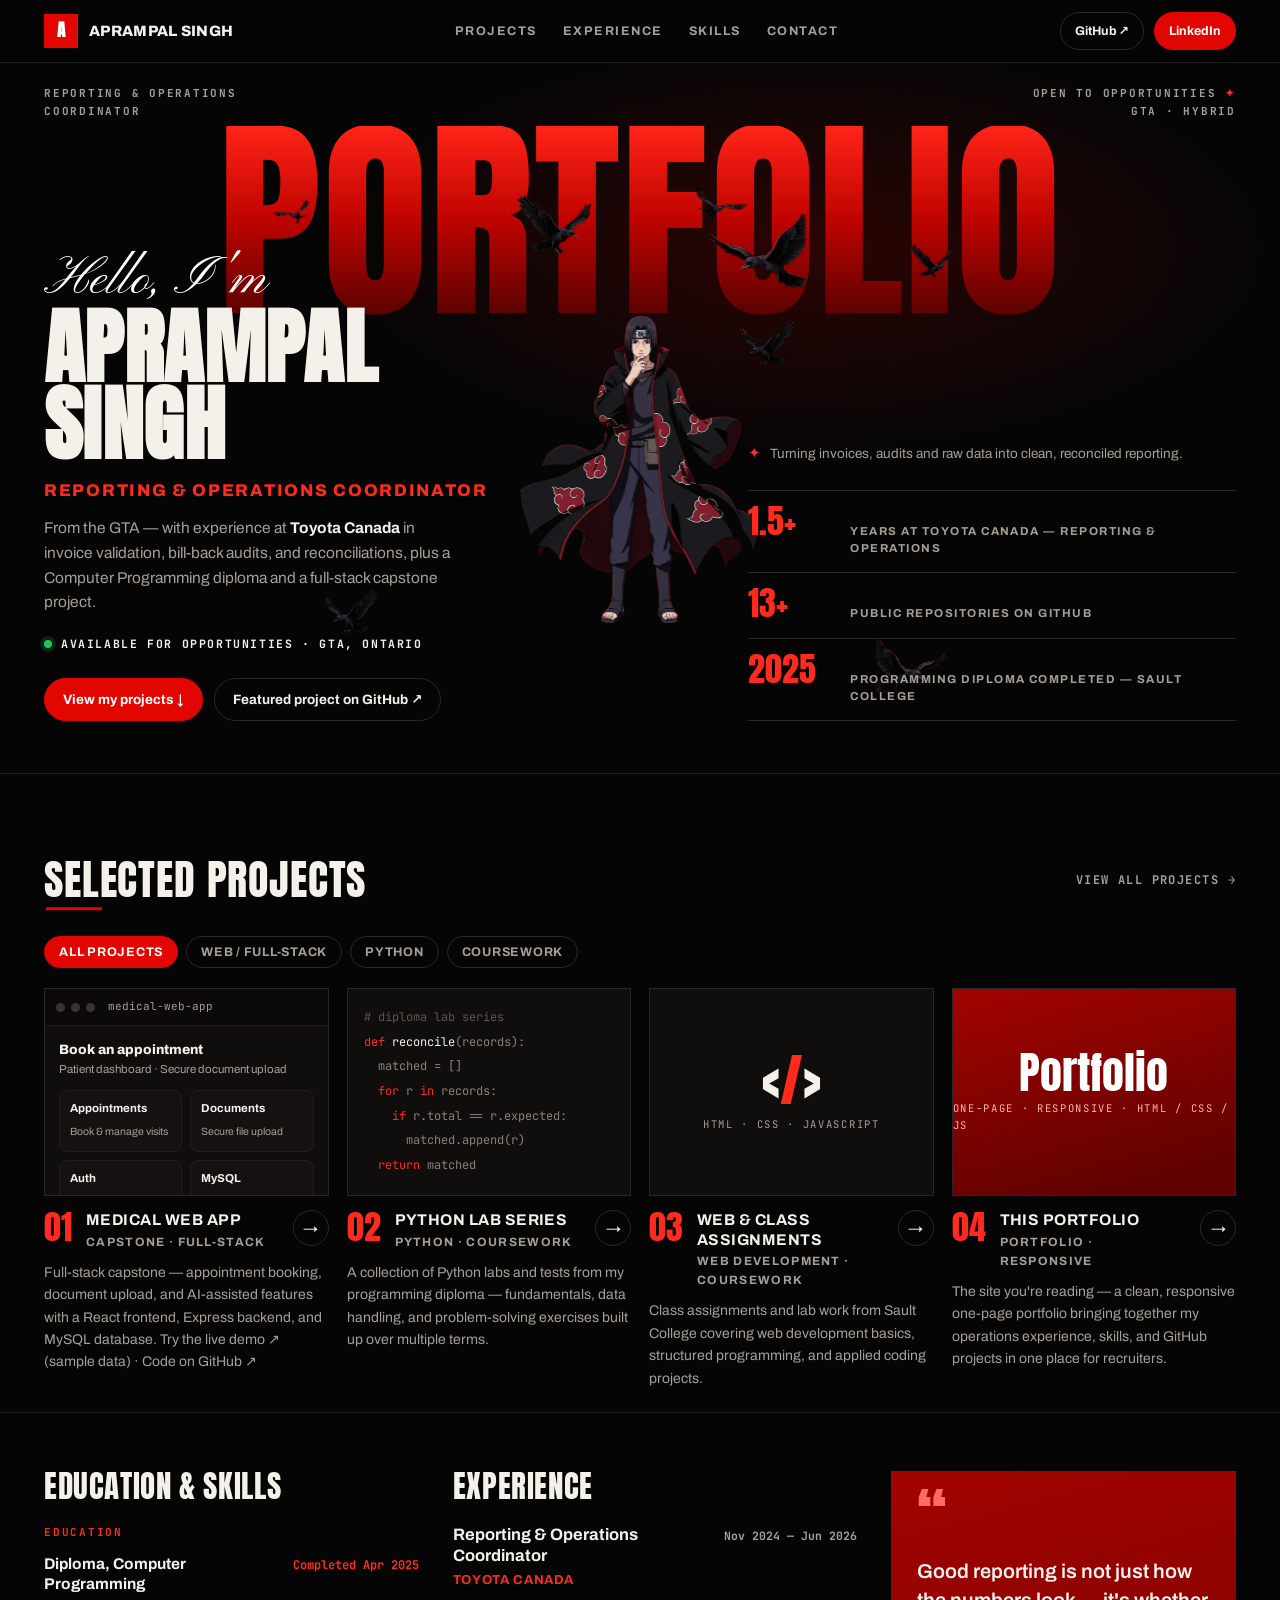
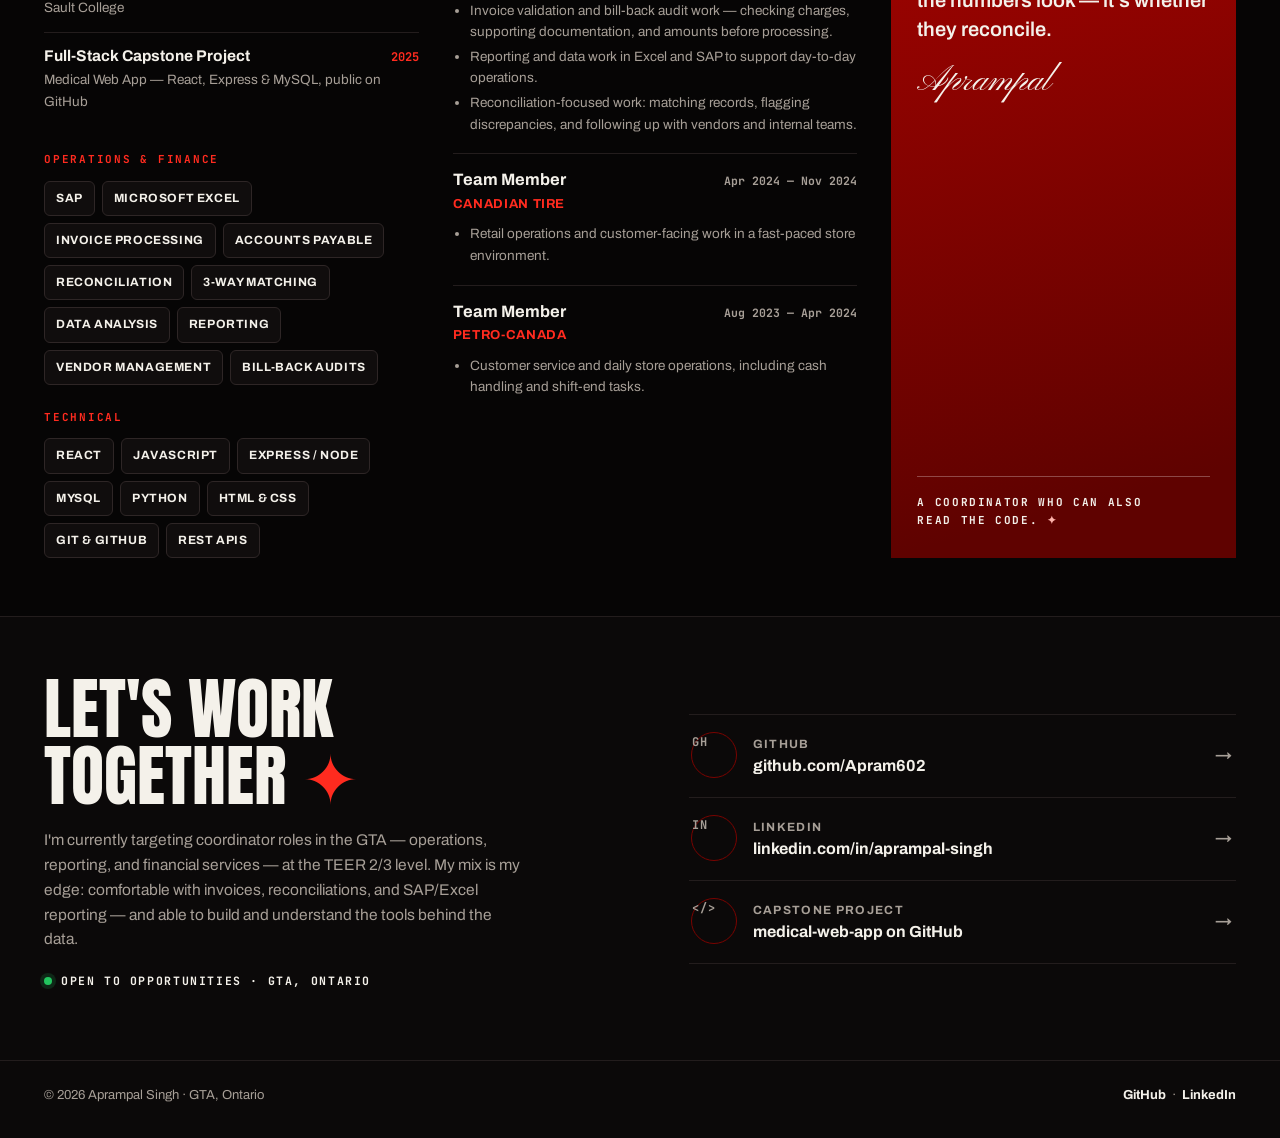
<file: index.html>
<!doctype html>
<html lang="en">
<head>
<meta charset="utf-8" />
<meta name="viewport" content="width=device-width, initial-scale=1, viewport-fit=cover" />
<meta name="color-scheme" content="dark" />
<link rel="icon" href="data:," />
<title>Aprampal Singh — Portfolio</title>
<link rel="preconnect" href="https://fonts.googleapis.com">
<link rel="preconnect" href="https://fonts.gstatic.com" crossorigin>
<link href="https://fonts.googleapis.com/css2?family=Anton&family=Archivo:wght@400;500;600;700;800&family=Pinyon+Script&family=JetBrains+Mono:wght@500;700&display=swap" rel="stylesheet">
<link rel="stylesheet" href="css/style.css">
</head>
<body>
<div class="scroll-progress" aria-hidden="true"></div>
<header>
  <div class="wrap nav">
    <a class="brand" href="#top"><span class="mark">A</span> Aprampal Singh</a>
    <nav class="navlinks">
      <a href="#projects">Projects</a><a href="#experience">Experience</a><a href="#skills">Skills</a><a href="#contact">Contact</a>
    </nav>
    <div class="navcta">
      <a class="btn sm" href="https://github.com/Apram602" target="_blank" rel="noopener">GitHub ↗</a>
      <a class="btn sm red" href="https://www.linkedin.com/in/aprampal-singh" target="_blank" rel="noopener">LinkedIn</a>
    </div>
  </div>
</header>

<main id="top">
  <!-- HERO -->
  <div class="hero">
    <div class="wrap hero-top">
      <span>Reporting &amp; Operations<br>Coordinator</span>
      <span class="r">Open to opportunities <em>✦</em><br>GTA · Hybrid</span>
    </div>
    <div class="giant" aria-hidden="true"><span class="ltr">P</span><span class="ltr">O</span><span class="ltr">R</span><span class="ltr">T</span><span class="ltr">F</span><span class="ltr">O</span><span class="ltr">L</span><span class="ltr">I</span><span class="ltr">O</span></div>
    <div class="hero-char hero-fade" aria-hidden="true">
      <img class="char-base" src="assets/hero-itachi-wavy.webp" alt="">
      <img class="crow-sprite s1" src="assets/crow-1.webp" alt="">
      <img class="crow-sprite s2" src="assets/crow-2.webp" alt="">
      <img class="crow-sprite s3" src="assets/crow-3.webp" alt="">
      <img class="crow-sprite s4" src="assets/crow-4.webp" alt="">
      <img class="crow-sprite s5" src="assets/crow-5.webp" alt="">
      <img class="crow-sprite s6" src="assets/crow-6.webp" alt="">
      <img class="crow-sprite s7" src="assets/crow-7.webp" alt="">
      <img class="crow-sprite s8" src="assets/crow-8.webp" alt="">
    </div>
    <div class="wrap hero-grid">
      <div class="hero-left hero-load" style="animation-delay:.18s">
        <p class="script">Hello, I'm</p>
        <h1>Aprampal<br>Singh</h1>
        <p class="role">Reporting &amp; Operations Coordinator</p>
        <p class="intro">From the GTA — with experience at <strong>Toyota Canada</strong> in invoice validation, bill-back audits, and reconciliations, plus a Computer Programming diploma and a full-stack capstone project.</p>
        <p class="avail"><span class="dot"></span> Available for opportunities · GTA, Ontario</p>
        <div class="hero-actions">
          <a class="btn red" href="#projects">View my projects ↓</a>
          <a class="btn" href="https://github.com/Apram602/medical-web-app" target="_blank" rel="noopener">Featured project on GitHub ↗</a>
        </div>
      </div>
      <aside class="hero-stats hero-load" style="animation-delay:.34s">
        <p class="hero-note"><i>✦</i> Turning invoices, audits and raw data into clean, reconciled reporting.</p>
        <div class="stat"><b data-count="1.5" data-decimals="1" data-suffix="+">1.5+</b><span>Years at Toyota Canada — reporting &amp; operations</span></div>
        <div class="stat"><b data-count="13" data-suffix="+">13+</b><span>Public repositories on GitHub</span></div>
        <div class="stat"><b data-count="2025" data-from="1995">2025</b><span>Programming diploma completed — Sault College</span></div>
      </aside>
    </div>
  </div>

  <!-- PROJECTS -->
  <section id="projects">
    <div class="wrap">
      <div class="sec-head" data-reveal>
        <h2 class="sec">Selected Projects</h2>
        <a href="https://github.com/Apram602?tab=repositories" target="_blank" rel="noopener">View all projects →</a>
      </div>
      <div class="filters" role="tablist" aria-label="Filter projects" data-reveal>
        <button class="filter active" data-filter="all">All projects</button>
        <button class="filter" data-filter="web">Web / Full-stack</button>
        <button class="filter" data-filter="python">Python</button>
        <button class="filter" data-filter="academic">Coursework</button>
      </div>
      <div class="proj-grid" id="projectGrid">
        <article class="proj-card" data-cat="web" data-reveal>
          <div class="visual" aria-hidden="true">
            <div class="bar"><i></i><i></i><i></i><span>medical-web-app</span></div>
            <div class="mock-body">
              <div class="mock-title">Book an appointment</div>
              <div class="mock-sub">Patient dashboard · Secure document upload</div>
              <div class="mock-grid">
                <div class="mock-card"><b>Appointments</b><span>Book &amp; manage visits</span></div>
                <div class="mock-card"><b>Documents</b><span>Secure file upload</span></div>
                <div class="mock-card"><b>Auth</b><span>JWT login &amp; sessions</span></div>
                <div class="mock-card"><b>MySQL</b><span>Structured patient data</span></div>
              </div>
              <div class="mock-btn">React 19 · Express · MySQL</div>
            </div>
          </div>
          <div class="proj-meta">
            <span class="proj-num">01</span>
            <div><h3>Medical Web App</h3><p>Capstone · Full-stack</p></div>
            <a class="arrow" href="https://apram602.github.io/medical-app/" target="_blank" rel="noopener" aria-label="Medical Web App live demo">→</a>
          </div>
          <p class="proj-desc">Full-stack capstone — appointment booking, document upload, and AI-assisted features with a React frontend, Express backend, and MySQL database. <a href="https://apram602.github.io/medical-app/" target="_blank" rel="noopener">Try the live demo ↗</a> (sample data) · <a href="https://github.com/Apram602/medical-web-app" target="_blank" rel="noopener">Code on GitHub ↗</a></p>
        </article>

        <article class="proj-card" data-cat="python academic" data-reveal data-delay="0.07">
          <div class="visual" aria-hidden="true">
            <div class="code-panel">
              <div><span class="c"># diploma lab series</span></div>
              <div><span class="k">def</span> <span class="f">reconcile</span>(records):</div>
              <div>&nbsp;&nbsp;matched = []</div>
              <div>&nbsp;&nbsp;<span class="k">for</span> r <span class="k">in</span> records:</div>
              <div>&nbsp;&nbsp;&nbsp;&nbsp;<span class="k">if</span> r.total == r.expected:</div>
              <div>&nbsp;&nbsp;&nbsp;&nbsp;&nbsp;&nbsp;matched.append(r)</div>
              <div>&nbsp;&nbsp;<span class="k">return</span> matched</div>
            </div>
          </div>
          <div class="proj-meta">
            <span class="proj-num">02</span>
            <div><h3>Python Lab Series</h3><p>Python · Coursework</p></div>
            <a class="arrow" href="https://github.com/Apram602?tab=repositories" target="_blank" rel="noopener" aria-label="Python Lab Series on GitHub">→</a>
          </div>
          <p class="proj-desc">A collection of Python labs and tests from my programming diploma — fundamentals, data handling, and problem-solving exercises built up over multiple terms.</p>
        </article>

        <article class="proj-card" data-cat="web academic" data-reveal data-delay="0.14">
          <div class="visual" aria-hidden="true">
            <div class="glyph-panel">
              <div class="g">&lt;<em>/</em>&gt;</div>
              <span>HTML · CSS · JavaScript</span>
            </div>
          </div>
          <div class="proj-meta">
            <span class="proj-num">03</span>
            <div><h3>Web &amp; Class Assignments</h3><p>Web development · Coursework</p></div>
            <a class="arrow" href="https://github.com/Apram602?tab=repositories" target="_blank" rel="noopener" aria-label="Web and class assignments on GitHub">→</a>
          </div>
          <p class="proj-desc">Class assignments and lab work from Sault College covering web development basics, structured programming, and applied coding projects.</p>
        </article>

        <article class="proj-card" data-cat="web" data-reveal data-delay="0.21">
          <div class="visual" aria-hidden="true">
            <div class="photo-panel"><div class="big">Portfolio</div><span>One-page · Responsive · HTML / CSS / JS</span></div>
          </div>
          <div class="proj-meta">
            <span class="proj-num">04</span>
            <div><h3>This Portfolio</h3><p>Portfolio · Responsive</p></div>
            <a class="arrow" href="https://github.com/Apram602" target="_blank" rel="noopener" aria-label="GitHub profile">→</a>
          </div>
          <p class="proj-desc">The site you're reading — a clean, responsive one-page portfolio bringing together my operations experience, skills, and GitHub projects in one place for recruiters.</p>
        </article>
      </div>
    </div>
  </section>

  <!-- EDUCATION / SKILLS / EXPERIENCE / QUOTE -->
  <section id="skills">
    <div class="wrap cols">
      <div class="col" data-reveal="left">
        <h2 class="sec">Education &amp; Skills</h2>
        <h3 class="sub">Education</h3>
        <div class="edu">
          <div class="edu-row"><b>Diploma, Computer Programming</b><span class="yr">Completed Apr 2025</span></div>
          <span>Sault College</span>
        </div>
        <div class="edu">
          <div class="edu-row"><b>Full-Stack Capstone Project</b><span class="yr">2025</span></div>
          <span>Medical Web App — React, Express &amp; MySQL, public on GitHub</span>
        </div>
        <h3 class="sub" style="margin-top:26px">Operations &amp; Finance</h3>
        <div class="pills">
          <span class="pill">SAP</span><span class="pill">Microsoft Excel</span><span class="pill">Invoice Processing</span><span class="pill">Accounts Payable</span><span class="pill">Reconciliation</span><span class="pill">3-Way Matching</span><span class="pill">Data Analysis</span><span class="pill">Reporting</span><span class="pill">Vendor Management</span><span class="pill">Bill-Back Audits</span>
        </div>
        <h3 class="sub">Technical</h3>
        <div class="pills" style="margin-bottom:0">
          <span class="pill">React</span><span class="pill">JavaScript</span><span class="pill">Express / Node</span><span class="pill">MySQL</span><span class="pill">Python</span><span class="pill">HTML &amp; CSS</span><span class="pill">Git &amp; GitHub</span><span class="pill">REST APIs</span>
        </div>
      </div>

      <div class="col" id="experience" data-reveal>
        <h2 class="sec">Experience</h2>
        <article class="job">
          <div class="job-row"><h3>Reporting &amp; Operations Coordinator</h3><span class="yr">Nov 2024 — Jun 2026</span></div>
          <div class="co">Toyota Canada</div>
          <ul>
            <li>Invoice validation and bill-back audit work — checking charges, supporting documentation, and amounts before processing.</li>
            <li>Reporting and data work in Excel and SAP to support day-to-day operations.</li>
            <li>Reconciliation-focused work: matching records, flagging discrepancies, and following up with vendors and internal teams.</li>
          </ul>
        </article>
        <article class="job">
          <div class="job-row"><h3>Team Member</h3><span class="yr">Apr 2024 — Nov 2024</span></div>
          <div class="co">Canadian Tire</div>
          <ul>
            <li>Retail operations and customer-facing work in a fast-paced store environment.</li>
          </ul>
        </article>
        <article class="job">
          <div class="job-row"><h3>Team Member</h3><span class="yr">Aug 2023 — Apr 2024</span></div>
          <div class="co">Petro-Canada</div>
          <ul>
            <li>Customer service and daily store operations, including cash handling and shift-end tasks.</li>
          </ul>
        </article>
      </div>

      <div class="col" data-reveal="right">
        <div class="quote">
          <div class="qm" aria-hidden="true">&ldquo;</div>
          <p>Good reporting is not just how the numbers look — it's whether they reconcile.</p>
          <div class="sig">Aprampal</div>
          <div class="foot">
            <div>A coordinator who can also<br>read the code. <em>✦</em></div>
          </div>
        </div>
      </div>
    </div>
  </section>

  <!-- CONTACT -->
  <section id="contact" class="contact">
    <div class="wrap contact-grid">
      <div data-reveal="left">
        <h2 class="big">Let's work<br>together <em>✦</em></h2>
        <p class="about">I'm currently targeting coordinator roles in the GTA — operations, reporting, and financial services — at the TEER 2/3 level. My mix is my edge: comfortable with invoices, reconciliations, and SAP/Excel reporting — and able to build and understand the tools behind the data.</p>
        <p class="avail"><span class="dot"></span> Open to opportunities · GTA, Ontario</p>
      </div>
      <div class="contact-list" data-reveal="right">
        <a class="citem" href="https://github.com/Apram602" target="_blank" rel="noopener">
          <span class="cicon">GH</span>
          <div><span>GitHub</span><b>github.com/Apram602</b></div>
          <span class="go">→</span>
        </a>
        <a class="citem" href="https://www.linkedin.com/in/aprampal-singh" target="_blank" rel="noopener">
          <span class="cicon">in</span>
          <div><span>LinkedIn</span><b>linkedin.com/in/aprampal-singh</b></div>
          <span class="go">→</span>
        </a>
        <a class="citem" href="https://github.com/Apram602/medical-web-app" target="_blank" rel="noopener">
          <span class="cicon">&lt;/&gt;</span>
          <div><span>Capstone Project</span><b>medical-web-app on GitHub</b></div>
          <span class="go">→</span>
        </a>
      </div>
    </div>
  </section>

  <footer>
    <div class="wrap" style="display:flex;justify-content:space-between;gap:14px;flex-wrap:wrap;width:100%">
      <span>© 2026 Aprampal Singh · GTA, Ontario</span>
      <span><a href="https://github.com/Apram602" target="_blank" rel="noopener">GitHub</a> &nbsp;·&nbsp; <a href="https://www.linkedin.com/in/aprampal-singh" target="_blank" rel="noopener">LinkedIn</a></span>
    </div>
  </footer>
</main>



  <script src="js/main.js"></script>
</body>
</html>
</file>
<file: css/style.css>
:root{
    --bg:#060505; --bg2:#0B0909; --panel:#100D0D; --panel2:#151111;
    --text:#F4F1EA; --muted:#A79F97; --line:#231D1D; --line2:#2E2626;
    --red:#E10600; --red2:#FF2B1F; --red-deep:#7A0300; --red-dark:#4A0200;
    --shadow:0 24px 48px rgba(0,0,0,.55);
  }
  *{box-sizing:border-box}
  html{scroll-behavior:smooth}
  body{margin:0;font-family:"Archivo",system-ui,sans-serif;background:var(--bg);color:var(--text);line-height:1.6;-webkit-font-smoothing:antialiased}
  a{color:inherit;text-decoration:none}
  .wrap{max-width:1240px;margin:0 auto;padding:0 24px}
  .mono{font-family:"JetBrains Mono",monospace}
  /* Header */
  header{position:sticky;top:0;z-index:30;background:rgba(6,5,5,.88);backdrop-filter:blur(12px);border-bottom:1px solid var(--line)}
  .nav{display:flex;align-items:center;justify-content:space-between;height:62px;gap:16px}
  .brand{display:flex;align-items:center;gap:11px;font-weight:800;letter-spacing:.02em;font-size:15px;text-transform:uppercase}
  .mark{width:34px;height:34px;background:var(--red);color:#fff;display:grid;place-items:center;font-family:"Anton",sans-serif;font-size:17px}
  .navlinks{display:flex;gap:26px;font-size:12.5px;font-weight:700;letter-spacing:.12em;text-transform:uppercase;color:var(--muted)}
  .navlinks a:hover{color:var(--text)}
  .navcta{display:flex;gap:10px}
  .btn{display:inline-flex;align-items:center;gap:8px;padding:10px 18px;border-radius:999px;font-weight:700;font-size:13.5px;border:1px solid var(--line2);background:transparent;color:var(--text);transition:.18s}
  .btn:hover{border-color:var(--muted)}
  .btn.red{background:var(--red);border-color:var(--red);color:#fff}
  .btn.red:hover{background:var(--red2);border-color:var(--red2)}
  .btn.sm{padding:8px 14px;font-size:12.5px}
  @media(max-width:760px){.navlinks{display:none}.brand{font-size:13.5px}.nav{height:54px}.mark{width:30px;height:30px;font-size:15px}}
  /* Hero */
  .hero{position:relative;overflow:hidden;padding:22px 0 0;background:radial-gradient(58% 46% at 63% 26%,rgba(225,6,0,.17),transparent 62%),var(--bg)}
  .hero-top{display:flex;justify-content:space-between;gap:16px;font-family:"JetBrains Mono",monospace;font-size:11px;letter-spacing:.16em;text-transform:uppercase;color:var(--muted);font-weight:700}
  .hero-top .r{text-align:right}
  .hero-top em{font-style:normal;color:var(--red2)}
  .giant{font-family:"Anton",sans-serif;font-size:clamp(72px,17vw,262px);line-height:.88;text-align:center;white-space:nowrap;letter-spacing:.005em;margin:6px 0 0;user-select:none;position:relative;z-index:0}
  .giant .ltr{display:inline-block;background:linear-gradient(180deg,#FF2418 0%,#C10400 48%,#590200 100%);-webkit-background-clip:text;background-clip:text;color:transparent;opacity:0;transform:translateY(48%) scale(.55);animation:giantPop .68s cubic-bezier(.34,1.45,.64,1) forwards}
  .giant .ltr:nth-child(1){animation-delay:.05s}.giant .ltr:nth-child(2){animation-delay:.12s}.giant .ltr:nth-child(3){animation-delay:.19s}.giant .ltr:nth-child(4){animation-delay:.26s}.giant .ltr:nth-child(5){animation-delay:.33s}.giant .ltr:nth-child(6){animation-delay:.40s}.giant .ltr:nth-child(7){animation-delay:.47s}.giant .ltr:nth-child(8){animation-delay:.54s}.giant .ltr:nth-child(9){animation-delay:.61s}
  @keyframes giantPop{0%{opacity:0;transform:translateY(48%) scale(.55)}55%{opacity:1;transform:translateY(-6%) scale(1.08)}78%{transform:translateY(1.5%) scale(.985)}100%{opacity:1;transform:translateY(0) scale(1)}}
  .hero-char{position:absolute;left:50%;bottom:0;transform:translateX(-50%);height:min(660px,88%);aspect-ratio:1300/2420;z-index:1;pointer-events:none}
  .char-base{position:absolute;inset:0;width:100%;height:100%;display:block}
  /* Animated crows: each flying crow is its own cut-out sprite (the base
     artwork has no crows in those spots), positioned exactly where it sits
     in the original art. Four cut-out sprites plus mirrored copies, so
     they drift and hover with nothing left behind — no static footprint. */
  .crow-sprite{position:absolute;display:block;pointer-events:none;will-change:transform}
  .crow-sprite.s1{left:12.232%;top:6.607%;width:24.375%;height:10.714%;animation:crowA 6.8s ease-in-out infinite}
  .crow-sprite.s2{left:65.536%;top:5.848%;width:17.143%;height:6.116%;animation:crowB 7.6s ease-in-out -2.1s infinite}
  .crow-sprite.s3{left:69.821%;top:9.866%;width:30.179%;height:12.902%;animation:crowB 8.8s ease-in-out -4.3s infinite}
  .crow-sprite.s4{left:78.661%;top:27.009%;width:18.75%;height:8.08%;animation:crowA 5.9s ease-in-out -1.4s infinite}
  .crow-sprite.s5{left:-60%;top:8%;width:12%;height:4.4%;animation:crowB 8.2s ease-in-out -1.8s infinite}
  .crow-sprite.s6{left:130%;top:15%;width:14%;height:6%;animation:crowC 7.1s ease-in-out -3.6s infinite}
  .crow-sprite.s7{left:-45%;top:70%;width:18%;height:8%;animation:crowB 9.4s ease-in-out -0.6s infinite}
  .crow-sprite.s8{left:120%;top:78%;width:22%;height:9.4%;animation:crowC 6.4s ease-in-out -2.9s infinite}
  @keyframes crowA{0%,100%{transform:translate(0,0) rotate(0deg)}30%{transform:translate(7px,-9px) rotate(1deg)}62%{transform:translate(-3px,-4px) rotate(-.6deg)}}
  @keyframes crowB{0%,100%{transform:translate(0,0) rotate(0deg)}35%{transform:translate(-8px,-6px) rotate(-1.1deg)}70%{transform:translate(3px,-11px) rotate(.5deg)}}
  @keyframes crowC{0%,100%{transform:translate(0,0) rotate(0deg)}30%{transform:translate(12px,-13px) rotate(1.2deg)}62%{transform:translate(-5px,-6px) rotate(-.8deg)}}
  @media(max-width:960px){
    .crow-sprite.s5{left:2%}
    .crow-sprite.s6{left:80%}
    .crow-sprite.s7{left:5%}
    .crow-sprite.s8{left:72%}
  }
  .char-base{transform-origin:50% 30%;animation:cloakSway 7s ease-in-out infinite}
  @keyframes cloakSway{0%,100%{transform:rotate(-1.2deg) translateX(-3px)}50%{transform:rotate(1.3deg) translateX(3px)}}
  .hero-grid{display:grid;grid-template-columns:1.15fr .85fr;gap:44px;align-items:end;margin-top:clamp(-96px,-5vw,-32px);position:relative;z-index:2}
  .hero-left{padding-bottom:52px;position:relative;z-index:2}
  .script{font-family:"Pinyon Script",cursive;font-size:clamp(38px,4.2vw,54px);line-height:1;color:#fff;margin:0 0 2px}
  h1{font-family:"Anton",sans-serif;font-size:clamp(52px,6.4vw,92px);line-height:.94;letter-spacing:.005em;margin:0;text-transform:uppercase}
  .role{color:var(--red2);font-weight:800;font-size:clamp(14px,1.5vw,17px);letter-spacing:.1em;text-transform:uppercase;margin:16px 0 12px;line-height:1.45}
  .intro{color:var(--muted);font-size:15.5px;max-width:420px;margin:0}
  .intro strong{color:var(--text)}
  .avail{display:flex;align-items:center;gap:9px;margin-top:20px;font-family:"JetBrains Mono",monospace;font-size:11.5px;letter-spacing:.14em;text-transform:uppercase;font-weight:700}
  .dot{width:8px;height:8px;border-radius:50%;background:#22C55E;box-shadow:0 0 0 4px rgba(34,197,94,.16);flex:none}
  .hero-actions{display:flex;flex-wrap:wrap;gap:11px;margin-top:24px}
  .hero-stats{padding-bottom:52px;position:relative;z-index:2}
  .hero-note{font-size:13.5px;color:var(--muted);margin:0 0 26px;display:flex;gap:9px;align-items:flex-start;line-height:1.5}
  .hero-note i{font-style:normal;color:var(--red2);font-size:15px;line-height:1.3}
  .stat{border-top:1px solid var(--line2);padding:13px 0 15px;display:flex;align-items:baseline;gap:16px}
  .stat:last-child{border-bottom:1px solid var(--line2)}
  .stat b{font-family:"Anton",sans-serif;font-weight:400;font-size:34px;color:var(--red2);line-height:1;min-width:86px}
  .stat span{font-size:11.5px;font-weight:700;letter-spacing:.13em;text-transform:uppercase;color:var(--muted);line-height:1.5}
  @media(max-width:960px){
    .hero-char{position:relative;left:auto;bottom:auto;transform:none;display:block;margin:-18px auto -6px;height:330px;z-index:1}
    .hero-grid{grid-template-columns:1fr;margin-top:0;gap:28px}
    .hero-left{padding-bottom:0}
    .hero-stats{padding-bottom:36px}
  }
  @media(max-width:600px){
    .hero-top{font-size:10px}
    .hero-char{height:280px;margin-top:-10px}
    .hero-grid{gap:8px}
    .hero-stats{padding-bottom:34px}
    .stat b{min-width:74px;font-size:29px}
  }
  /* Sections */
  section{padding:58px 0;border-top:1px solid var(--line)}
  .sec-head{display:flex;justify-content:space-between;align-items:center;gap:16px;margin-bottom:26px}
  h2.sec{font-family:"Anton",sans-serif;font-weight:400;font-size:clamp(27px,3.6vw,42px);letter-spacing:.02em;text-transform:uppercase;margin:0;line-height:1}
  .sec-head a{font-family:"JetBrains Mono",monospace;font-size:12px;letter-spacing:.12em;text-transform:uppercase;font-weight:700;color:var(--muted);white-space:nowrap}
  .sec-head a:hover{color:var(--red2)}
  /* Projects */
  .filters{display:flex;gap:8px;flex-wrap:wrap;margin-bottom:20px}
  .filter{padding:8px 14px;border-radius:999px;border:1px solid var(--line2);background:transparent;font-family:"Archivo",sans-serif;font-weight:700;font-size:12.5px;letter-spacing:.06em;text-transform:uppercase;cursor:pointer;color:var(--muted)}
  .filter:hover{color:var(--text)}
  .filter.active{background:var(--red);color:#fff;border-color:var(--red)}
  .proj-grid{display:grid;grid-template-columns:repeat(4,1fr);gap:18px}
  @media(max-width:1080px){.proj-grid{grid-template-columns:1fr 1fr}}
  @media(max-width:600px){.proj-grid{grid-template-columns:1fr}}
  .proj-card{display:flex;flex-direction:column}
  .visual{border:1px solid var(--line2);background:var(--panel);height:208px;overflow:hidden;position:relative;display:flex;flex-direction:column}
  .visual .bar{display:flex;gap:6px;align-items:center;padding:9px 11px;border-bottom:1px solid var(--line);background:var(--bg2)}
  .visual .bar i{width:9px;height:9px;border-radius:50%;background:#3A3232;display:block}
  .visual .bar span{margin-left:7px;font-size:11px;color:var(--muted);font-family:"JetBrains Mono",monospace;white-space:nowrap;overflow:hidden;text-overflow:ellipsis}
  .mock-body{padding:13px 14px}
  .mock-title{font-weight:800;font-size:13.5px}
  .mock-sub{font-size:11.5px;color:var(--muted)}
  .mock-grid{display:grid;grid-template-columns:1fr 1fr;gap:8px;margin-top:11px}
  .mock-card{border:1px solid var(--line);border-radius:8px;padding:8px 10px;background:var(--panel2)}
  .mock-card b{font-size:11.5px;display:block}
  .mock-card span{font-size:10.5px;color:var(--muted)}
  .mock-btn{margin-top:10px;background:var(--red);color:#fff;text-align:center;padding:7px;border-radius:7px;font-weight:700;font-size:12px}
  .code-panel{padding:16px;font-family:"JetBrains Mono",monospace;font-size:12px;line-height:2.05;color:#8A8178;flex:1}
  .code-panel .k{color:var(--red2)} .code-panel .s{color:#E8C07D} .code-panel .f{color:#F4F1EA} .code-panel .c{color:#5C554E}
  .glyph-panel{flex:1;display:flex;flex-direction:column;align-items:center;justify-content:center;gap:8px}
  .glyph-panel .g{font-family:"Anton",sans-serif;font-size:56px;line-height:1;color:var(--text)}
  .glyph-panel .g em{font-style:normal;color:var(--red2)}
  .glyph-panel span{font-family:"JetBrains Mono",monospace;font-size:10.5px;letter-spacing:.16em;text-transform:uppercase;color:var(--muted)}
  .photo-panel{flex:1;background:linear-gradient(165deg,#A30300 0%,#5F0200 88%);display:flex;flex-direction:column;align-items:center;justify-content:center;gap:6px}
  .photo-panel .big{font-family:"Anton",sans-serif;font-size:44px;line-height:1;color:#fff}
  .photo-panel span{font-family:"JetBrains Mono",monospace;font-size:10.5px;letter-spacing:.16em;text-transform:uppercase;color:#FFB3AB}
  .proj-meta{display:flex;align-items:flex-start;gap:14px;padding-top:14px}
  .proj-num{font-family:"Anton",sans-serif;font-size:34px;line-height:1;color:var(--red2)}
  .proj-meta h3{margin:0;font-size:15.5px;letter-spacing:.03em;text-transform:uppercase;line-height:1.25}
  .proj-meta p{margin:3px 0 0;font-size:12px;font-weight:700;letter-spacing:.11em;text-transform:uppercase;color:var(--muted)}
  .proj-meta .arrow{margin-left:auto;flex:none;width:36px;height:36px;border:1px solid var(--line2);border-radius:50%;display:grid;place-items:center;font-size:15px;transition:.18s}
  .proj-card:hover .arrow{background:var(--red);border-color:var(--red);color:#fff}
  .proj-desc{color:var(--muted);font-size:14px;margin:10px 0 0}
  /* Info columns */
  .cols{display:grid;grid-template-columns:1fr 1.08fr .92fr;gap:34px}
  @media(max-width:1020px){.cols{grid-template-columns:1fr 1fr}}
  @media(max-width:660px){.cols{grid-template-columns:1fr}}
  .col h2.sec{font-size:clamp(23px,2.6vw,31px);margin-bottom:22px}
  h3.sub{font-family:"JetBrains Mono",monospace;font-size:11px;letter-spacing:.16em;text-transform:uppercase;color:var(--red2);margin:0 0 12px;font-weight:700}
  .edu{padding:13px 0;border-top:1px solid var(--line)}
  .edu:first-of-type{border-top:none;padding-top:0}
  .edu-row{display:flex;justify-content:space-between;gap:12px;align-items:baseline}
  .edu b{font-size:15.5px;line-height:1.35}
  .edu .yr{font-family:"JetBrains Mono",monospace;font-size:12px;color:var(--red2);font-weight:700;white-space:nowrap}
  .edu span{display:block;color:var(--muted);font-size:13.5px;margin-top:2px}
  .pills{display:flex;flex-wrap:wrap;gap:7px;margin-bottom:24px}
  .pill{padding:7px 11px;border-radius:6px;background:var(--panel);border:1px solid var(--line2);font-size:12px;font-weight:700;letter-spacing:.05em;text-transform:uppercase}
  .job{padding:15px 0;border-top:1px solid var(--line)}
  .job:first-of-type{border-top:none;padding-top:0}
  .job-row{display:flex;justify-content:space-between;gap:12px;align-items:baseline}
  .job h3{margin:0;font-size:16.5px;line-height:1.3}
  .job .yr{font-family:"JetBrains Mono",monospace;font-size:11.5px;color:var(--muted);font-weight:700;white-space:nowrap}
  .job .co{color:var(--red2);font-weight:700;font-size:13px;letter-spacing:.05em;text-transform:uppercase;margin-top:3px}
  .job ul{margin:9px 0 0;padding-left:17px;color:var(--muted);font-size:13.5px}
  .job li{margin:3px 0}
  .quote{background:linear-gradient(165deg,#A30300 0%,#5F0200 88%);padding:28px 26px;display:flex;flex-direction:column;min-height:100%}
  .quote .qm{font-family:"Anton",sans-serif;font-size:64px;line-height:.6;color:#FF6B5E;margin-bottom:20px}
  .quote p{font-size:20px;font-weight:600;line-height:1.45;margin:0}
  .quote .sig{font-family:"Pinyon Script",cursive;font-size:36px;margin-top:20px;line-height:1}
  .quote .foot{margin-top:auto;padding-top:28px}
  .quote .foot div{border-top:1px solid rgba(255,255,255,.28);padding-top:16px;font-family:"JetBrains Mono",monospace;font-size:11px;letter-spacing:.15em;text-transform:uppercase;font-weight:700;line-height:1.7}
  .quote .foot em{font-style:normal;color:#FFB3AB}
  /* Contact */
  .contact{background:var(--bg2)}
  .contact-grid{display:grid;grid-template-columns:1.05fr .95fr;gap:40px}
  @media(max-width:820px){.contact-grid{grid-template-columns:1fr}}
  .contact h2.big{font-family:"Anton",sans-serif;font-weight:400;font-size:clamp(40px,5.6vw,68px);line-height:.98;text-transform:uppercase;margin:0}
  .contact h2.big em{font-style:normal;color:var(--red2)}
  .contact .about{color:var(--muted);font-size:15.5px;max-width:480px;margin:20px 0 0}
  .contact .about strong{color:var(--text)}
  .contact-list{display:flex;flex-direction:column;justify-content:center}
  .citem{display:flex;align-items:center;gap:16px;padding:17px 2px;border-bottom:1px solid var(--line)}
  .citem:first-child{border-top:1px solid var(--line)}
  .cicon{width:46px;height:46px;flex:none;border:1px solid var(--red-deep);border-radius:50%;display:grid;place-items:center;font-family:"JetBrains Mono",monospace;font-size:12px;font-weight:700;color:var(--red2)}
  .citem b{display:block;font-size:16px;line-height:1.3}
  .citem span{display:block;color:var(--muted);font-size:12px;font-weight:700;letter-spacing:.11em;text-transform:uppercase;margin-bottom:2px}
  .citem .go{margin-left:auto;color:var(--muted);font-size:17px}
  .citem:hover .go{color:var(--red2)}
  footer{padding:24px 0 32px;border-top:1px solid var(--line);color:var(--muted);font-size:13px;display:flex;justify-content:space-between;gap:14px;flex-wrap:wrap;background:var(--bg2)}
  footer a{font-weight:700;color:var(--text)}
  footer a:hover{color:var(--red2)}
  .hidden{display:none !important}
  /* Scroll effects & motion */
  .scroll-progress{position:fixed;top:0;left:0;height:3px;width:100%;background:linear-gradient(90deg,var(--red-deep),var(--red2));transform-origin:0 50%;transform:scaleX(0);z-index:60;pointer-events:none}
  @media print{ [data-reveal]{transform:none !important} .giant .ltr{opacity:1 !important;transform:none !important} }
  .sec-head h2.sec{position:relative}
  .sec-head h2.sec::after{content:"";position:absolute;left:2px;bottom:-9px;height:3px;width:0;background:var(--red);transition:width .8s cubic-bezier(.22,.61,.36,1) .15s}
  .sec-head.in h2.sec::after{width:56px}
  .hero-load{animation:heroIn .9s cubic-bezier(.22,.61,.36,1) both}
  .hero-fade{animation:heroFade 1.2s ease both}
  @keyframes heroIn{from{opacity:0;transform:translateY(24px)}to{opacity:1;transform:none}}
  @keyframes heroFade{from{opacity:0}to{opacity:1}}
  @media(prefers-reduced-motion:reduce){
    html{scroll-behavior:auto}
    .sec-head h2.sec::after{transition:none;width:56px}
    .hero-load,.hero-fade{animation:none}
    .crow-sprite{animation:none}
    .char-base{animation:none}
    .giant .ltr{animation:none;opacity:1;transform:none}
    .scroll-progress{display:none}
  }
</file>
